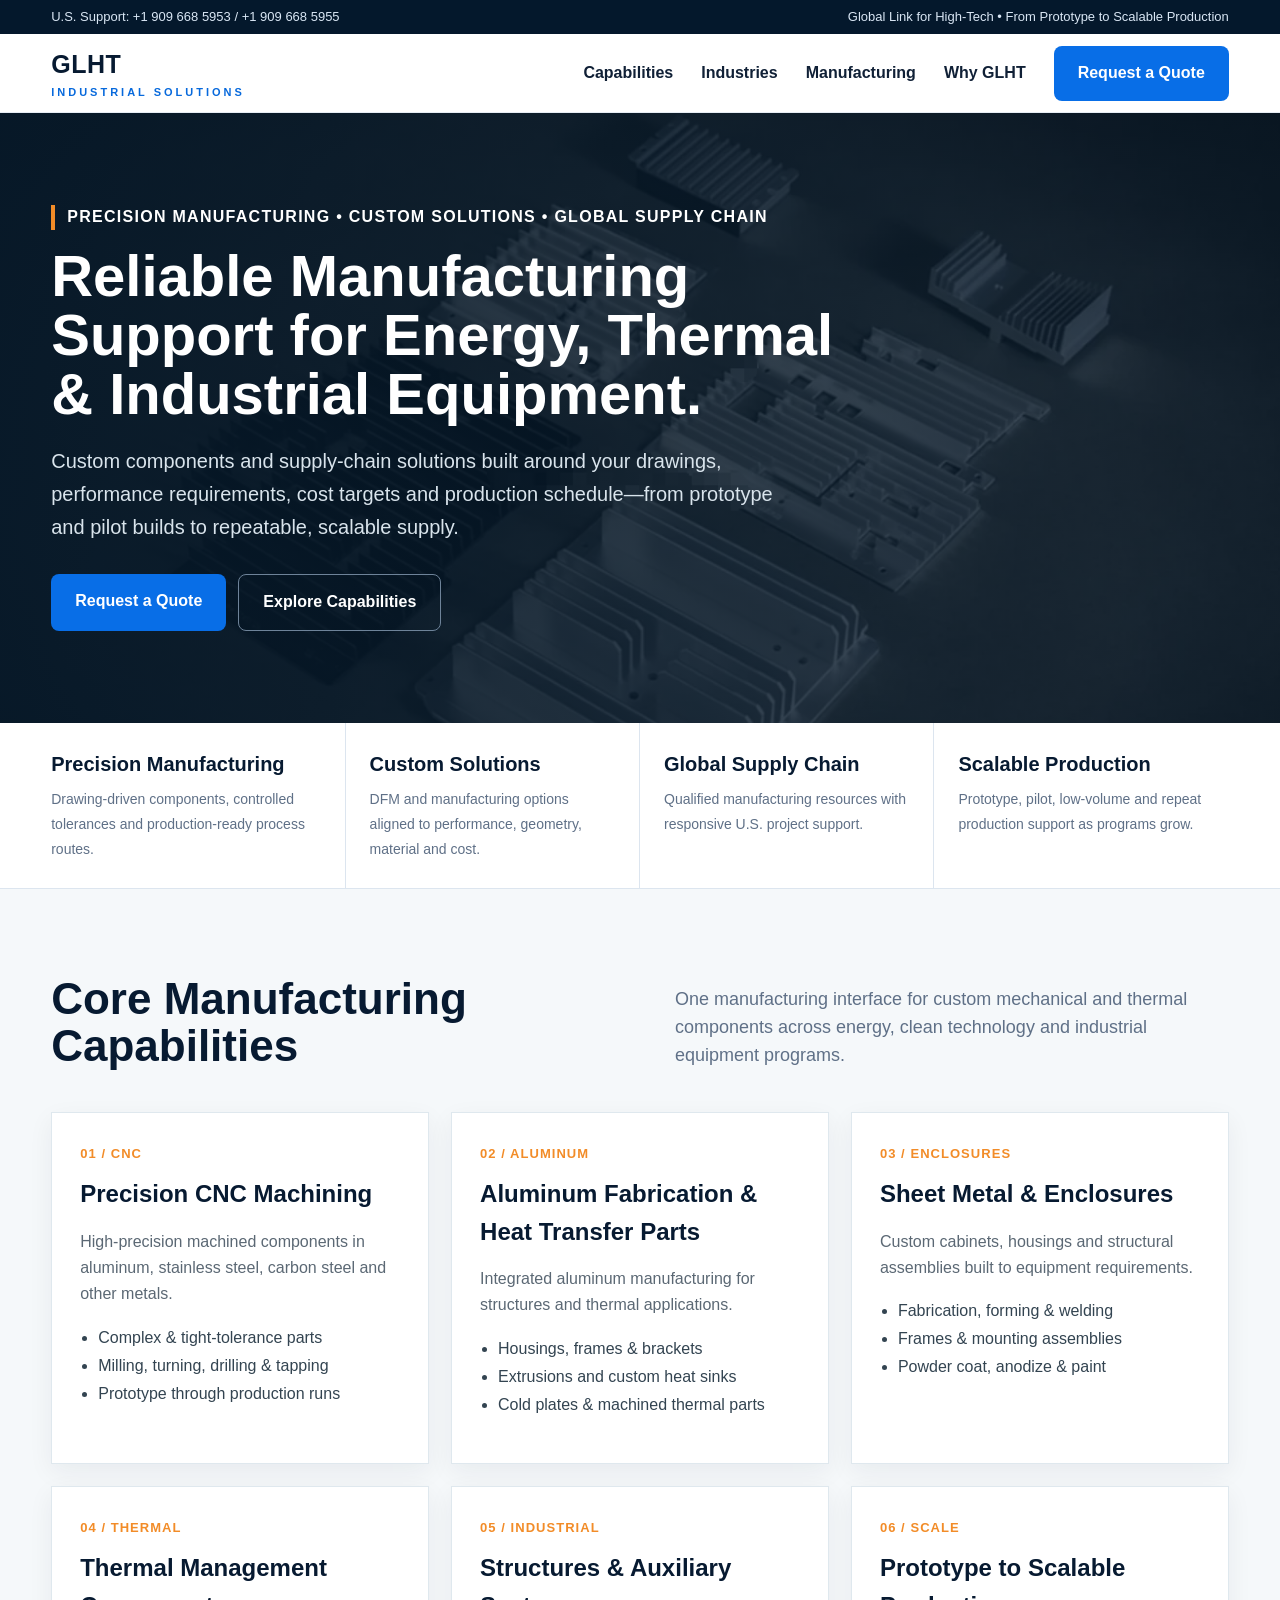
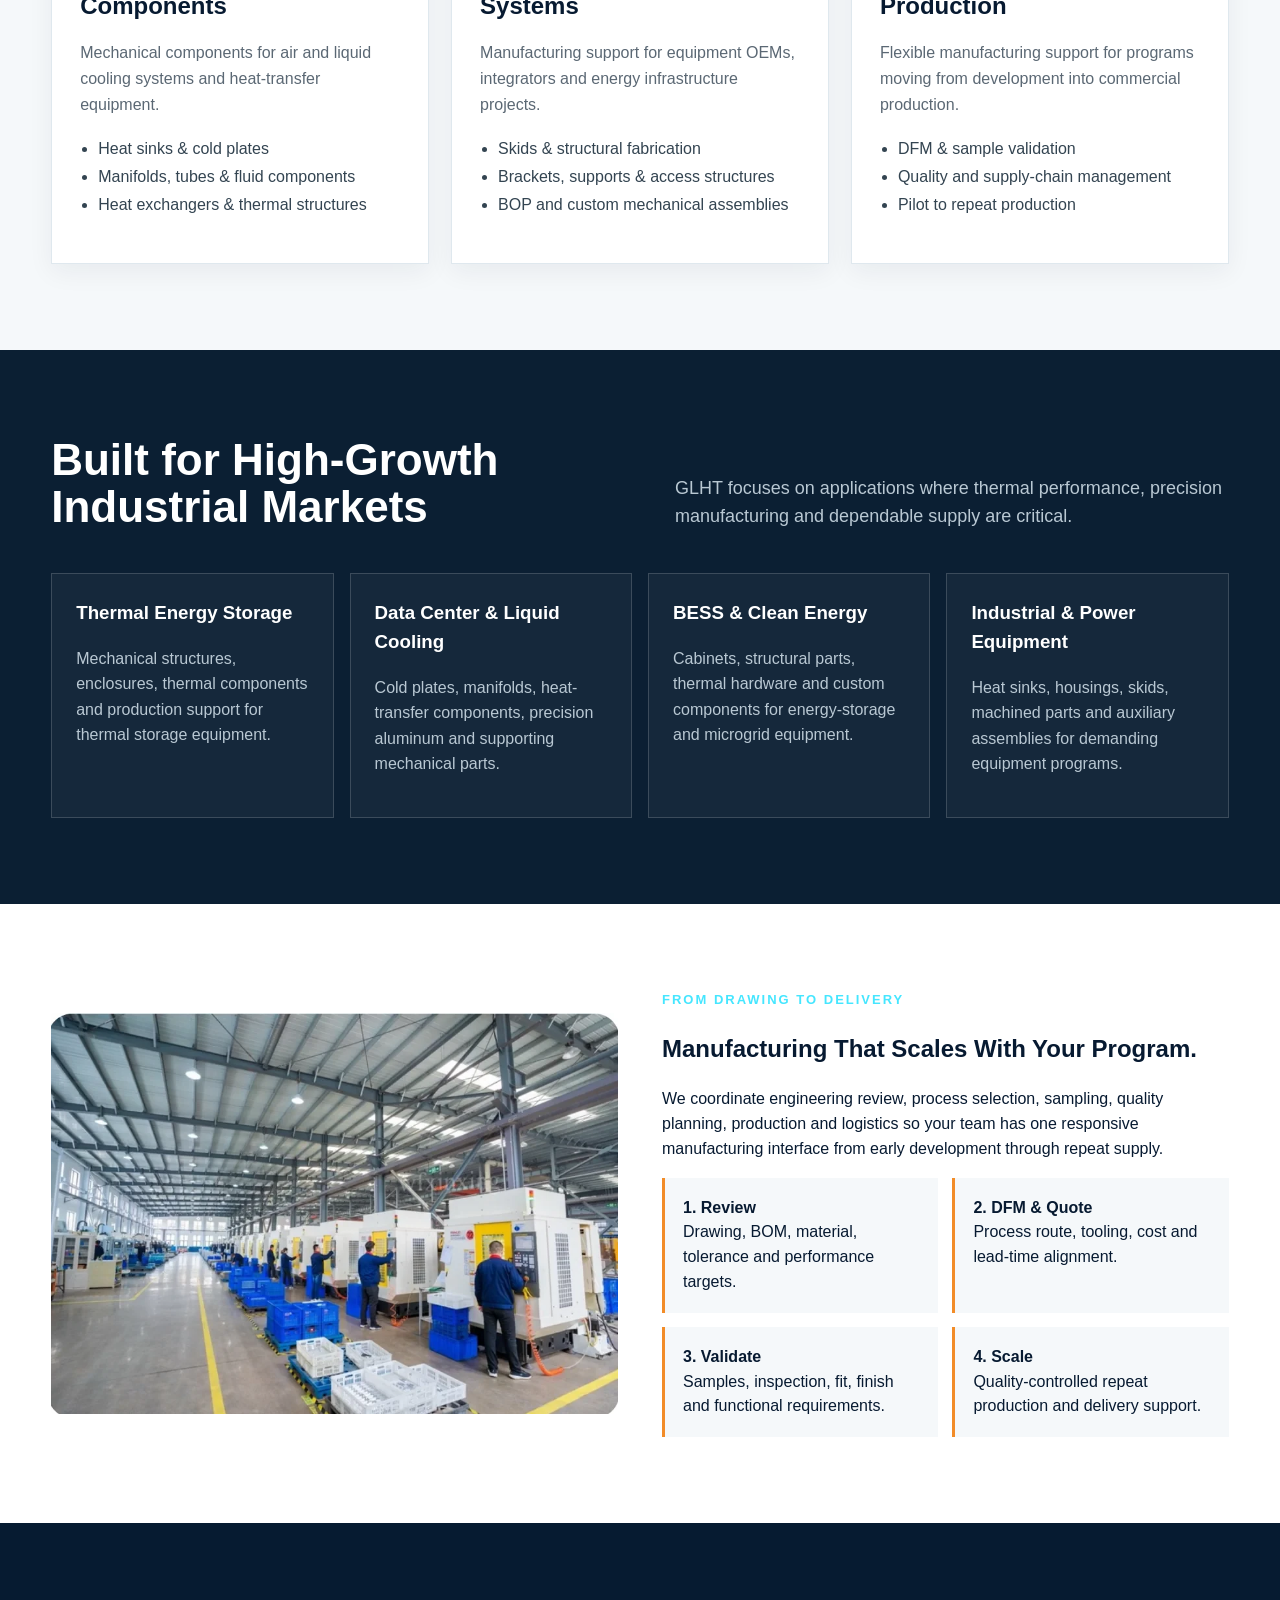
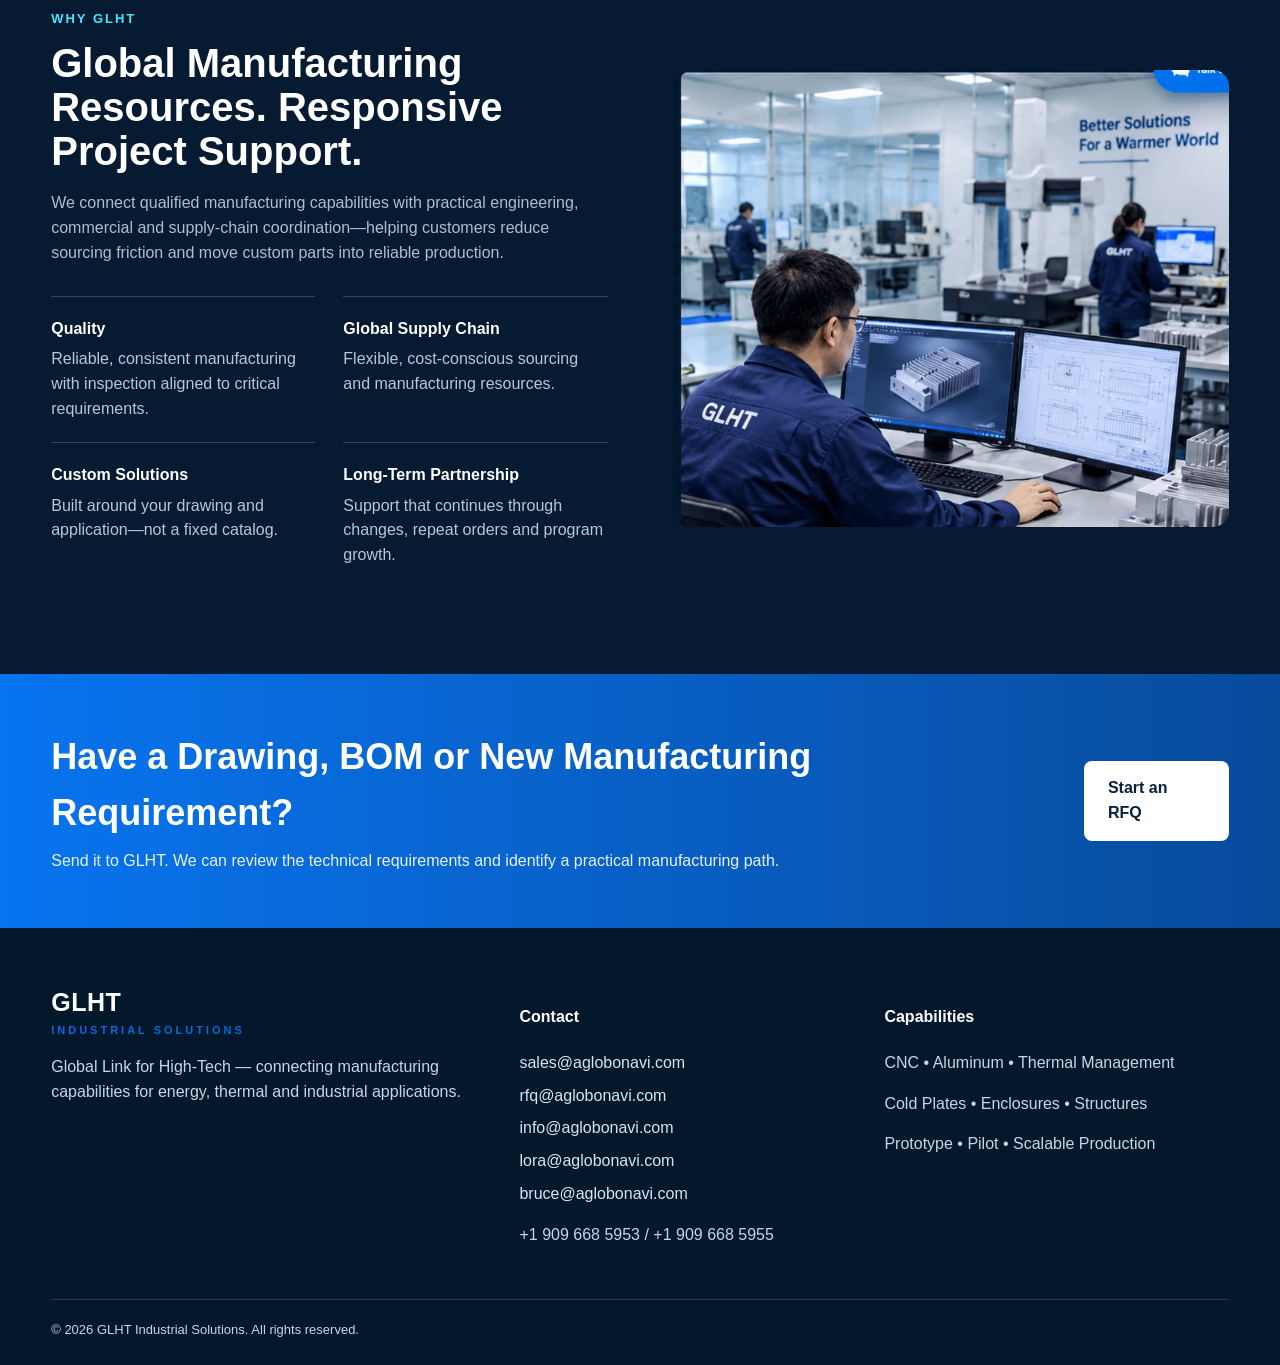
<file: index.html>
<!doctype html><html lang="en"><head>
<meta http-equiv="Cache-Control" content="no-cache, no-store, must-revalidate"><meta charset="utf-8"><meta name="viewport" content="width=device-width,initial-scale=1">
<title>GLHT Industrial Solutions | Precision Manufacturing & Thermal Solutions</title>
<meta name="description" content="GLHT Industrial Solutions supports energy, thermal management and industrial equipment programs with CNC machining, aluminum fabrication, cold plates, heat sinks, sheet metal, enclosures and scalable manufacturing.">
<link rel="stylesheet" href="assets/css/style-v8.css"></head><body>
<div class="topbar"><div class="wrap"><span>U.S. Support: +1 909 668 5953 / +1 909 668 5955</span><span>Global Link for High-Tech • From Prototype to Scalable Production</span></div></div>
<nav class="nav"><div class="wrap"><a class="brand" href="index.html">GLHT<small>INDUSTRIAL SOLUTIONS</small></a><div class="links"><a href="#capabilities">Capabilities</a><a href="#industries">Industries</a><a href="#scale">Manufacturing</a><a href="#why">Why GLHT</a><a href="contact.html" class="btn">Request a Quote</a></div></div></nav>

<header class="hero-v8"><div class="wrap"><div class="content"><div class="hero-kicker">PRECISION MANUFACTURING • CUSTOM SOLUTIONS • GLOBAL SUPPLY CHAIN</div>
<h1>Reliable Manufacturing Support for Energy, Thermal & Industrial Equipment.</h1>
<p>Custom components and supply-chain solutions built around your drawings, performance requirements, cost targets and production schedule—from prototype and pilot builds to repeatable, scalable supply.</p>
<div class="hero-actions"><a class="btn" href="contact.html">Request a Quote</a><a class="btn ghost" href="#capabilities">Explore Capabilities</a></div></div></div></header>

<div class="proofbar"><div class="wrap proofgrid">
<div class="proof"><strong>Precision Manufacturing</strong><span>Drawing-driven components, controlled tolerances and production-ready process routes.</span></div>
<div class="proof"><strong>Custom Solutions</strong><span>DFM and manufacturing options aligned to performance, geometry, material and cost.</span></div>
<div class="proof"><strong>Global Supply Chain</strong><span>Qualified manufacturing resources with responsive U.S. project support.</span></div>
<div class="proof"><strong>Scalable Production</strong><span>Prototype, pilot, low-volume and repeat production support as programs grow.</span></div>
</div></div>

<section id="capabilities" class="capabilities-v8"><div class="wrap"><div class="section-head"><h2>Core Manufacturing Capabilities</h2><p>One manufacturing interface for custom mechanical and thermal components across energy, clean technology and industrial equipment programs.</p></div>
<div class="cap-grid-v8">
<article class="cap-v8"><b>01 / CNC</b><h3>Precision CNC Machining</h3><p>High-precision machined components in aluminum, stainless steel, carbon steel and other metals.</p><ul><li>Complex & tight-tolerance parts</li><li>Milling, turning, drilling & tapping</li><li>Prototype through production runs</li></ul></article>
<article class="cap-v8"><b>02 / ALUMINUM</b><h3>Aluminum Fabrication & Heat Transfer Parts</h3><p>Integrated aluminum manufacturing for structures and thermal applications.</p><ul><li>Housings, frames & brackets</li><li>Extrusions and custom heat sinks</li><li>Cold plates & machined thermal parts</li></ul></article>
<article class="cap-v8"><b>03 / ENCLOSURES</b><h3>Sheet Metal & Enclosures</h3><p>Custom cabinets, housings and structural assemblies built to equipment requirements.</p><ul><li>Fabrication, forming & welding</li><li>Frames & mounting assemblies</li><li>Powder coat, anodize & paint</li></ul></article>
<article class="cap-v8"><b>04 / THERMAL</b><h3>Thermal Management Components</h3><p>Mechanical components for air and liquid cooling systems and heat-transfer equipment.</p><ul><li>Heat sinks & cold plates</li><li>Manifolds, tubes & fluid components</li><li>Heat exchangers & thermal structures</li></ul></article>
<article class="cap-v8"><b>05 / INDUSTRIAL</b><h3>Structures & Auxiliary Systems</h3><p>Manufacturing support for equipment OEMs, integrators and energy infrastructure projects.</p><ul><li>Skids & structural fabrication</li><li>Brackets, supports & access structures</li><li>BOP and custom mechanical assemblies</li></ul></article>
<article class="cap-v8"><b>06 / SCALE</b><h3>Prototype to Scalable Production</h3><p>Flexible manufacturing support for programs moving from development into commercial production.</p><ul><li>DFM & sample validation</li><li>Quality and supply-chain management</li><li>Pilot to repeat production</li></ul></article>
</div></div></section>

<section id="industries" class="industry-v8"><div class="wrap"><div class="section-head"><h2>Built for High-Growth Industrial Markets</h2><p style="color:#b9c8d3">GLHT focuses on applications where thermal performance, precision manufacturing and dependable supply are critical.</p></div>
<div class="industry-grid-v8">
<div class="industry-card-v8"><h3>Thermal Energy Storage</h3><p>Mechanical structures, enclosures, thermal components and production support for thermal storage equipment.</p></div>
<div class="industry-card-v8"><h3>Data Center & Liquid Cooling</h3><p>Cold plates, manifolds, heat-transfer components, precision aluminum and supporting mechanical parts.</p></div>
<div class="industry-card-v8"><h3>BESS & Clean Energy</h3><p>Cabinets, structural parts, thermal hardware and custom components for energy-storage and microgrid equipment.</p></div>
<div class="industry-card-v8"><h3>Industrial & Power Equipment</h3><p>Heat sinks, housings, skids, machined parts and auxiliary assemblies for demanding equipment programs.</p></div>
</div></div></section>

<section id="scale"><div class="wrap"><div class="scale-v8"><img src="assets/images/capacity-factory-v64.webp" alt="Scalable precision manufacturing capacity"><div><div class="eyebrow">FROM DRAWING TO DELIVERY</div><h2>Manufacturing That Scales With Your Program.</h2><p>We coordinate engineering review, process selection, sampling, quality planning, production and logistics so your team has one responsive manufacturing interface from early development through repeat supply.</p>
<div class="scale-points-v8"><div class="scale-point-v8"><strong>1. Review</strong><br>Drawing, BOM, material, tolerance and performance targets.</div><div class="scale-point-v8"><strong>2. DFM & Quote</strong><br>Process route, tooling, cost and lead-time alignment.</div><div class="scale-point-v8"><strong>3. Validate</strong><br>Samples, inspection, fit, finish and functional requirements.</div><div class="scale-point-v8"><strong>4. Scale</strong><br>Quality-controlled repeat production and delivery support.</div></div></div></div></div></section>

<section class="dark" id="why"><div class="wrap capgrid"><div><div class="eyebrow">WHY GLHT</div><h2 style="font-size:40px;line-height:1.1;margin:12px 0 18px">Global Manufacturing Resources. Responsive Project Support.</h2><p style="color:#aebed0">We connect qualified manufacturing capabilities with practical engineering, commercial and supply-chain coordination—helping customers reduce sourcing friction and move custom parts into reliable production.</p>
<div class="checklist"><div class="check"><strong>Quality</strong><span>Reliable, consistent manufacturing with inspection aligned to critical requirements.</span></div><div class="check"><strong>Global Supply Chain</strong><span>Flexible, cost-conscious sourcing and manufacturing resources.</span></div><div class="check"><strong>Custom Solutions</strong><span>Built around your drawing and application—not a fixed catalog.</span></div><div class="check"><strong>Long-Term Partnership</strong><span>Support that continues through changes, repeat orders and program growth.</span></div></div></div><img src="assets/images/team-engineering-v64.webp" alt="Precision engineered industrial components"></div></section>

<div class="cta"><div class="wrap"><div><h2>Have a Drawing, BOM or New Manufacturing Requirement?</h2><p>Send it to GLHT. We can review the technical requirements and identify a practical manufacturing path.</p></div><a class="btn light" href="contact.html">Start an RFQ</a></div></div>

<footer class="footer footer-v70"><div class="wrap"><div class="footergrid">
<div><div class="brand" style="color:white">GLHT<small>INDUSTRIAL SOLUTIONS</small></div><p>Global Link for High-Tech — connecting manufacturing capabilities for energy, thermal and industrial applications.</p></div>
<div class="support-links"><h4>Contact</h4><a href="mailto:sales@aglobonavi.com">sales@aglobonavi.com</a><a href="mailto:rfq@aglobonavi.com">rfq@aglobonavi.com</a><a href="mailto:info@aglobonavi.com">info@aglobonavi.com</a><a href="mailto:lora@aglobonavi.com">lora@aglobonavi.com</a><a href="mailto:bruce@aglobonavi.com">bruce@aglobonavi.com</a><p class="contactline">+1 909 668 5953 / +1 909 668 5955</p></div>
<div><h4>Capabilities</h4><p>CNC • Aluminum • Thermal Management</p><p>Cold Plates • Enclosures • Structures</p><p>Prototype • Pilot • Scalable Production</p></div>
</div><div class="legal">© 2026 GLHT Industrial Solutions. All rights reserved.</div></div></footer>
</body></html>
</file>
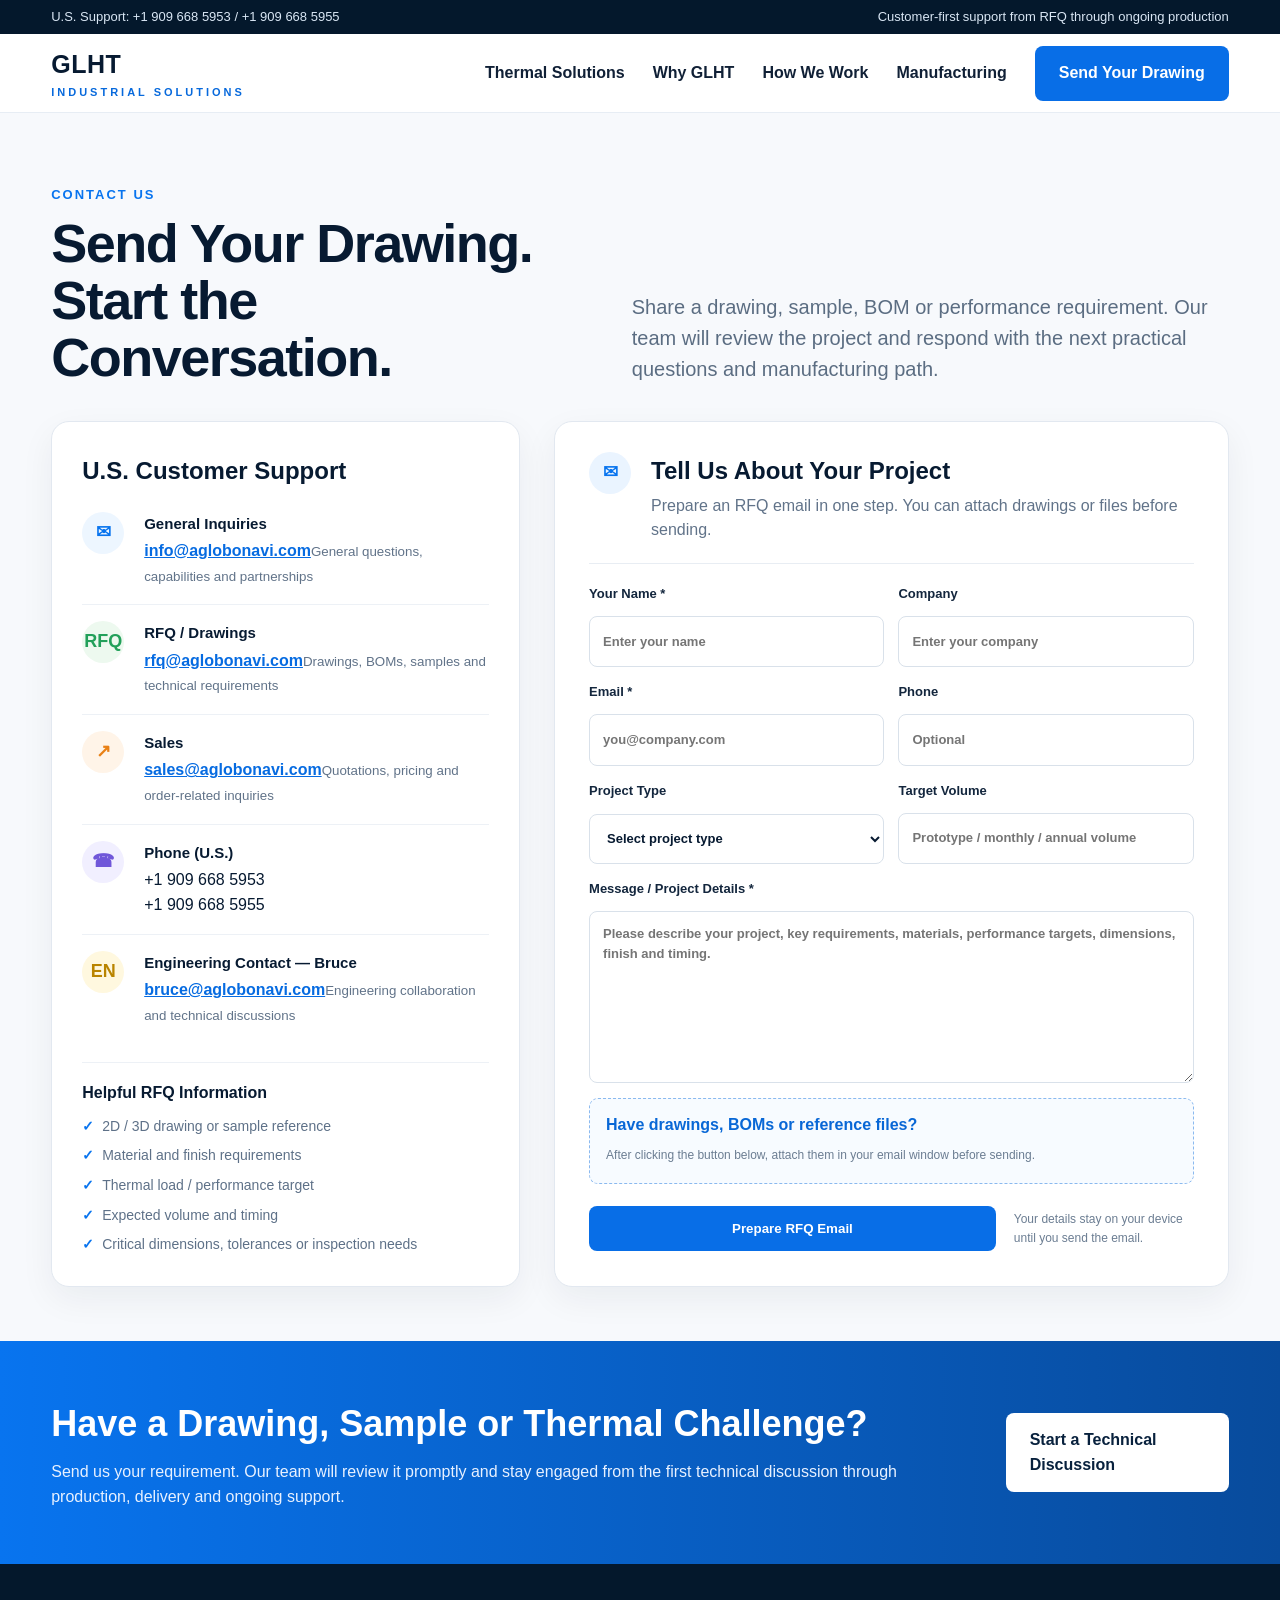
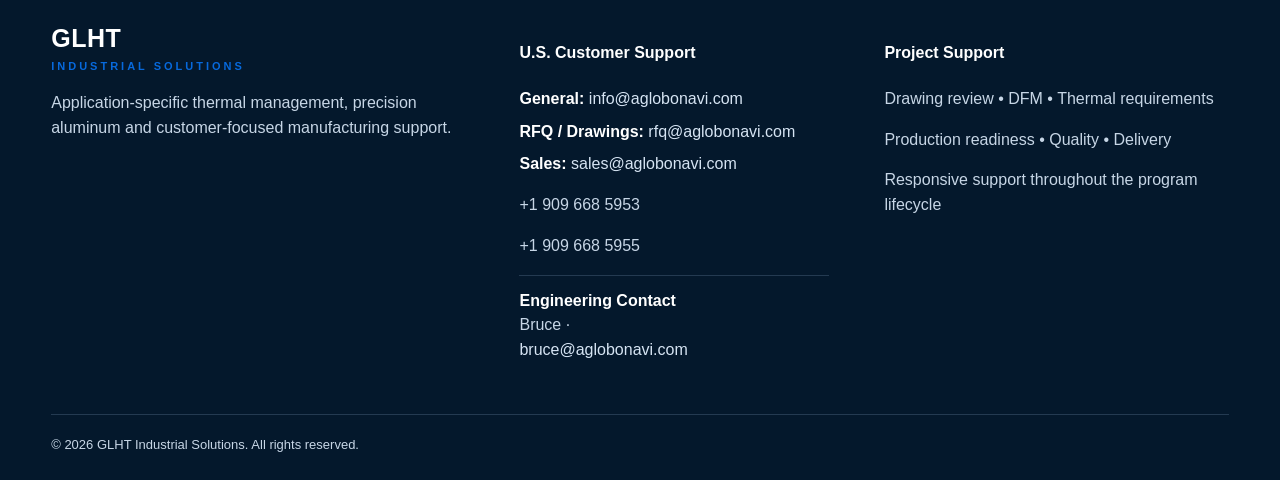
<file: contact.html>
<!doctype html><html lang="en"><head>
<meta http-equiv="Cache-Control" content="no-cache, no-store, must-revalidate">
<meta http-equiv="Pragma" content="no-cache">
<meta http-equiv="Expires" content="0">
<!-- GLHT BUILD V7.1 MOBILE CARD OPTIMIZATION -->
<meta charset="utf-8"><meta name="viewport" content="width=device-width,initial-scale=1">
<title>Contact GLHT | Send Your Drawing</title>
<meta name="description" content="Send GLHT your CNC, aluminum, thermal management, enclosure or custom industrial manufacturing requirement for prompt review.">
<link rel="stylesheet" href="assets/css/style-v8.css"></head><body>
<div class="topbar"><div class="wrap"><span>U.S. Support: +1 909 668 5953 / +1 909 668 5955</span><span>Customer-first support from RFQ through ongoing production</span></div></div>
<nav class="nav"><div class="wrap"><a class="brand" href="index.html">GLHT<small>INDUSTRIAL SOLUTIONS</small></a><div class="links"><a href="index.html#thermal">Thermal Solutions</a><a href="index.html#strengths">Why GLHT</a><a href="index.html#process">How We Work</a><a href="index.html#manufacturing">Manufacturing</a><a href="#project-form" class="btn">Send Your Drawing</a></div></div></nav>

<section class="contact-section-v70"><div class="wrap">
  <div class="contact-intro-v70">
    <div><div class="eyebrow">CONTACT US</div><h1>Send Your Drawing.<br>Start the Conversation.</h1></div>
    <p>Share a drawing, sample, BOM or performance requirement. Our team will review the project and respond with the next practical questions and manufacturing path.</p>
  </div>

  <div class="contact-grid-v70">
    <aside class="contact-info-v70">
      <h3>U.S. Customer Support</h3>
      <div class="contact-row-v70"><div class="contact-icon-v70">✉</div><div><strong>General Inquiries</strong><a href="mailto:info@aglobonavi.com">info@aglobonavi.com</a><small>General questions, capabilities and partnerships</small></div></div>
      <div class="contact-row-v70"><div class="contact-icon-v70">RFQ</div><div><strong>RFQ / Drawings</strong><a href="mailto:rfq@aglobonavi.com">rfq@aglobonavi.com</a><small>Drawings, BOMs, samples and technical requirements</small></div></div>
      <div class="contact-row-v70"><div class="contact-icon-v70">↗</div><div><strong>Sales</strong><a href="mailto:sales@aglobonavi.com">sales@aglobonavi.com</a><small>Quotations, pricing and order-related inquiries</small></div></div>
      <div class="contact-row-v70"><div class="contact-icon-v70">☎</div><div><strong>Phone (U.S.)</strong><div class="phone-list">+1 909 668 5953<br>+1 909 668 5955</div></div></div>
      <div class="contact-row-v70"><div class="contact-icon-v70">EN</div><div><strong>Engineering Contact — Bruce</strong><a href="mailto:bruce@aglobonavi.com">bruce@aglobonavi.com</a><small>Engineering collaboration and technical discussions</small></div></div>
      <div class="rfq-checklist-v70"><h4>Helpful RFQ Information</h4><ul><li>2D / 3D drawing or sample reference</li><li>Material and finish requirements</li><li>Thermal load / performance target</li><li>Expected volume and timing</li><li>Critical dimensions, tolerances or inspection needs</li></ul></div>
    </aside>

    <div class="project-form-v70" id="project-form">
      <div class="form-title-v70"><div class="contact-icon-v70">✉</div><div><h3>Tell Us About Your Project</h3><p>Prepare an RFQ email in one step. You can attach drawings or files before sending.</p></div></div>
      <form id="rfqForm" class="rfq-form-v70">
        <div class="field-row"><label>Your Name *<input name="name" required placeholder="Enter your name"></label><label>Company<input name="company" placeholder="Enter your company"></label></div>
        <div class="field-row"><label>Email *<input type="email" name="email" required placeholder="you@company.com"></label><label>Phone<input name="phone" placeholder="Optional"></label></div>
        <div class="field-row"><label>Project Type<select name="application"><option value="">Select project type</option><option>Precision CNC Component</option><option>Aluminum Fabrication</option><option>Custom Heatsink / Cold Plate</option><option>Sheet Metal / Enclosure</option><option>Thermal Management Project</option><option>Energy / Industrial Equipment Component</option><option>Other</option></select></label><label>Target Volume<input name="qty" placeholder="Prototype / monthly / annual volume"></label></div>
        <label>Message / Project Details *<textarea name="message" rows="7" required placeholder="Please describe your project, key requirements, materials, performance targets, dimensions, finish and timing."></textarea></label>
        <div class="upload-note-v70"><strong>Have drawings, BOMs or reference files?</strong><span>After clicking the button below, attach them in your email window before sending.</span></div>
        <div class="form-actions-v70"><button class="btn" type="submit">Prepare RFQ Email</button><span class="secure-note-v70">Your details stay on your device until you send the email.</span></div>
      </form>
    </div>
  </div>
</div></section>

<div class="cta"><div class="wrap"><div><h2>Have a Drawing, Sample or Thermal Challenge?</h2><p>Send us your requirement. Our team will review it promptly and stay engaged from the first technical discussion through production, delivery and ongoing support.</p></div><a class="btn light" href="#project-form">Start a Technical Discussion</a></div></div>

<footer class="footer footer-v70"><div class="wrap"><div class="footergrid">
<div><div class="brand" style="color:white">GLHT<small>INDUSTRIAL SOLUTIONS</small></div><p>Application-specific thermal management, precision aluminum and customer-focused manufacturing support.</p></div>
<div class="support-links"><h4>U.S. Customer Support</h4><a href="mailto:info@aglobonavi.com"><strong>General:</strong> info@aglobonavi.com</a><a href="mailto:rfq@aglobonavi.com"><strong>RFQ / Drawings:</strong> rfq@aglobonavi.com</a><a href="mailto:sales@aglobonavi.com"><strong>Sales:</strong> sales@aglobonavi.com</a><p class="contactline">+1 909 668 5953</p><p class="contactline">+1 909 668 5955</p><p class="contactline footer-engineering"><strong>Engineering Contact</strong><br>Bruce · <a href="mailto:bruce@aglobonavi.com">bruce@aglobonavi.com</a></p></div>
<div><h4>Project Support</h4><p>Drawing review • DFM • Thermal requirements</p><p>Production readiness • Quality • Delivery</p><p>Responsive support throughout the program lifecycle</p></div>
</div><div class="legal">© 2026 GLHT Industrial Solutions. All rights reserved.</div></div></footer>
<script>
document.getElementById('rfqForm').addEventListener('submit',function(e){
  e.preventDefault();
  const f=new FormData(this), g=k=>(f.get(k)||'').toString().trim();
  const subject='GLHT RFQ - '+(g('company')||g('name')||'New Project');
  const body=[
    'Hello GLHT Team,','',
    'I would like to request a technical review.','',
    'Name: '+g('name'),
    'Company: '+g('company'),
    'Email: '+g('email'),
    'Phone: '+g('phone'),
    'Project Type: '+g('application'),
    'Target Volume: '+g('qty'),'','Project Requirements:',g('message'),'','I will attach relevant drawings / BOM / files to this email.'
  ].join('\n');
  window.location.href='mailto:rfq@aglobonavi.com?cc=bruce@aglobonavi.com&subject='+encodeURIComponent(subject)+'&body='+encodeURIComponent(body);
});
</script></body></html>
</file>
<file: assets/css/style-v8.css>
@import url("style-v71.css");
:root{--glht-orange:#f28c28;--glht-navy:#0b1f33;--glht-blue:#123a5a;--glht-ice:#eef5f9}
.hero-v8{background:linear-gradient(90deg,rgba(6,24,40,.96),rgba(6,24,40,.72)),url("../images/manufacturing-intent-v64.webp") center/cover;min-height:610px;display:flex;align-items:center;color:#fff}
.hero-v8 .content{max-width:830px;padding:90px 0}.hero-v8 h1{font-size:58px;line-height:1.02;margin:16px 0 22px}.hero-v8 p{font-size:20px;line-height:1.65;color:#d9e4ec;max-width:760px}
.hero-kicker{display:inline-block;border-left:4px solid var(--glht-orange);padding-left:12px;font-weight:800;letter-spacing:.08em;color:#fff}
.capabilities-v8{background:#f5f8fa}.cap-grid-v8{display:grid;grid-template-columns:repeat(3,1fr);gap:22px}.cap-v8{background:#fff;border:1px solid #dfe8ee;padding:28px;min-height:260px;box-shadow:0 8px 24px rgba(8,31,51,.06)}.cap-v8 b{font-size:13px;color:var(--glht-orange);letter-spacing:.08em}.cap-v8 h3{font-size:24px;margin:10px 0}.cap-v8 p{color:#5b6874;line-height:1.65}.cap-v8 ul{padding-left:18px;color:#334451;line-height:1.75}
.industry-v8{background:var(--glht-navy);color:#fff}.industry-grid-v8{display:grid;grid-template-columns:repeat(4,1fr);gap:16px}.industry-card-v8{border:1px solid rgba(255,255,255,.16);padding:24px;background:rgba(255,255,255,.04)}.industry-card-v8 h3{margin-top:0}.industry-card-v8 p{color:#b9c8d3;line-height:1.6}
.scale-v8{display:grid;grid-template-columns:1fr 1fr;gap:44px;align-items:center}.scale-v8 img{width:100%;border-radius:4px}.scale-points-v8{display:grid;grid-template-columns:1fr 1fr;gap:14px}.scale-point-v8{padding:18px;background:#f5f8fa;border-left:3px solid var(--glht-orange)}
.contact-strip-v8{display:flex;gap:24px;flex-wrap:wrap;margin-top:22px}.contact-strip-v8 a{color:inherit;text-decoration:none}
@media(max-width:900px){.hero-v8{min-height:520px}.hero-v8 h1{font-size:40px}.cap-grid-v8,.industry-grid-v8{grid-template-columns:1fr 1fr}.scale-v8{grid-template-columns:1fr}}
@media(max-width:620px){.hero-v8 h1{font-size:34px}.hero-v8 .content{padding:65px 0}.cap-grid-v8,.industry-grid-v8,.scale-points-v8{grid-template-columns:1fr}.cap-v8{min-height:0}}
</file>
